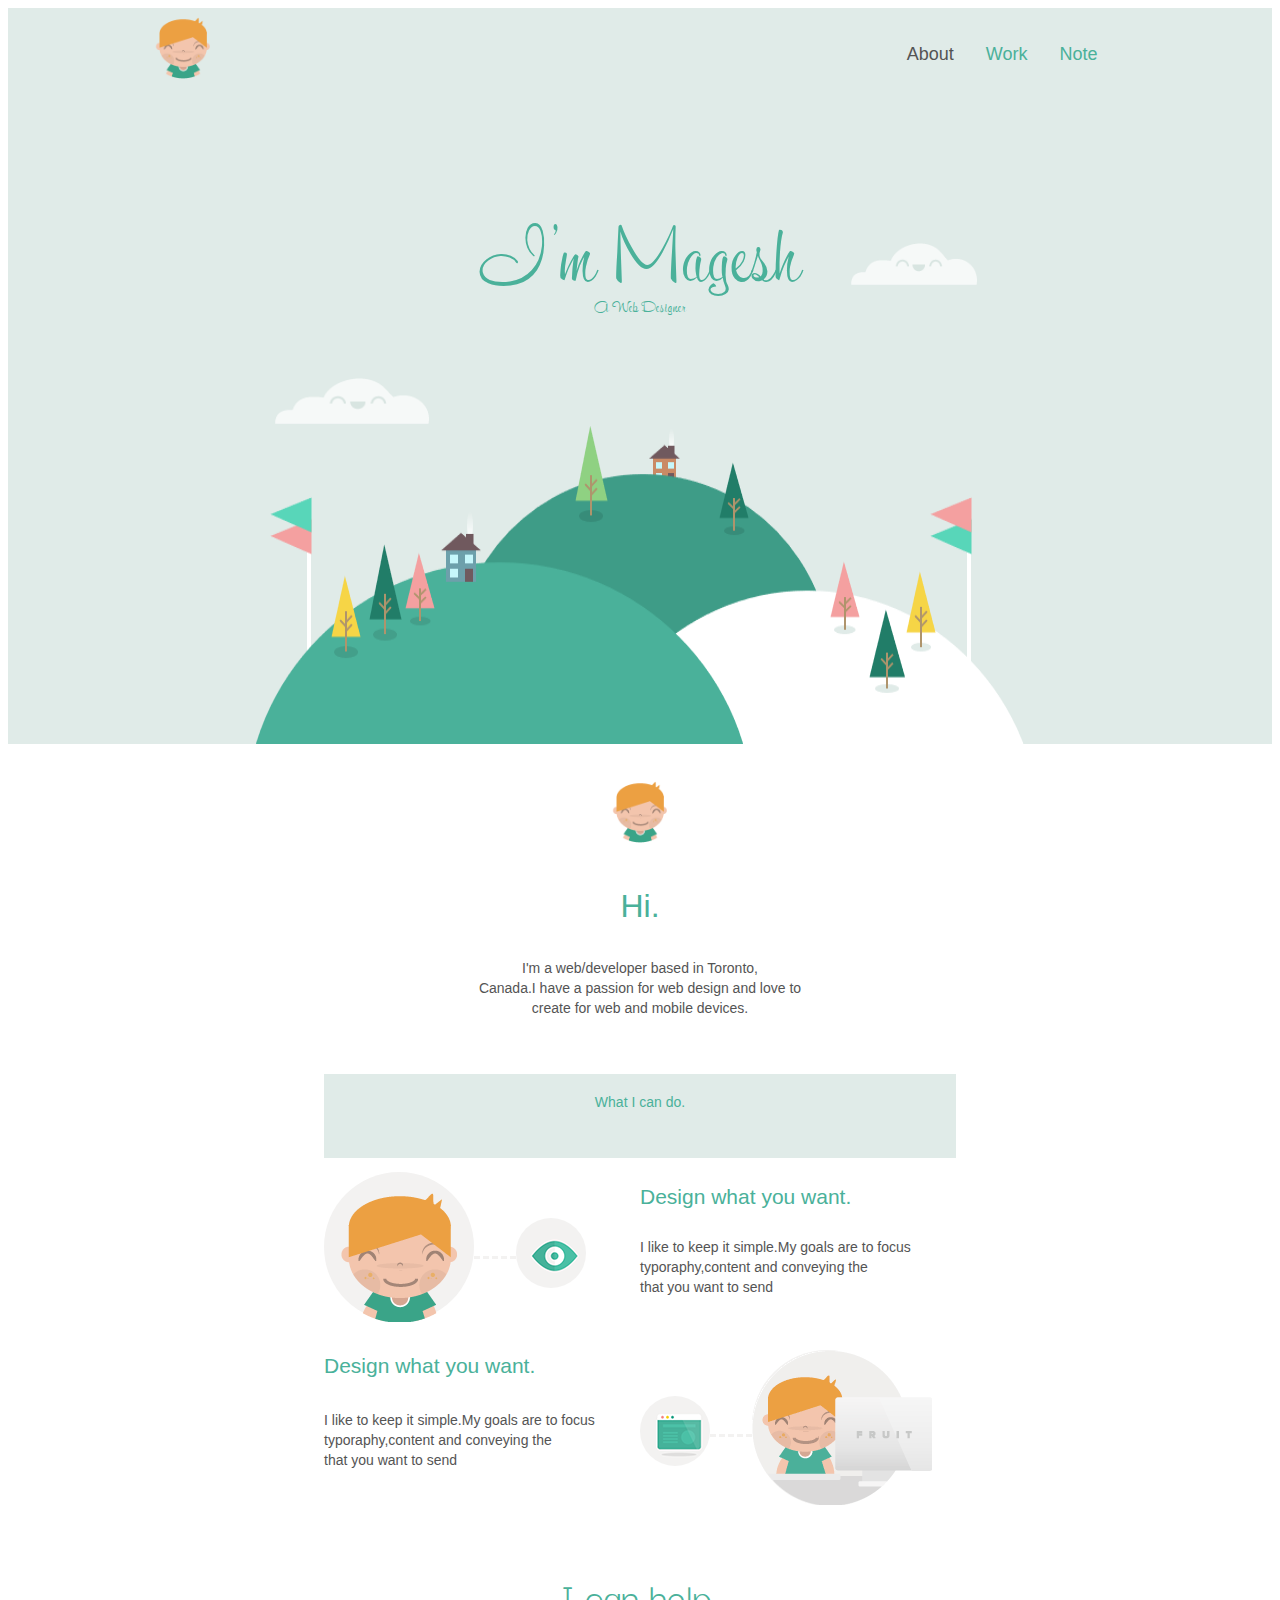
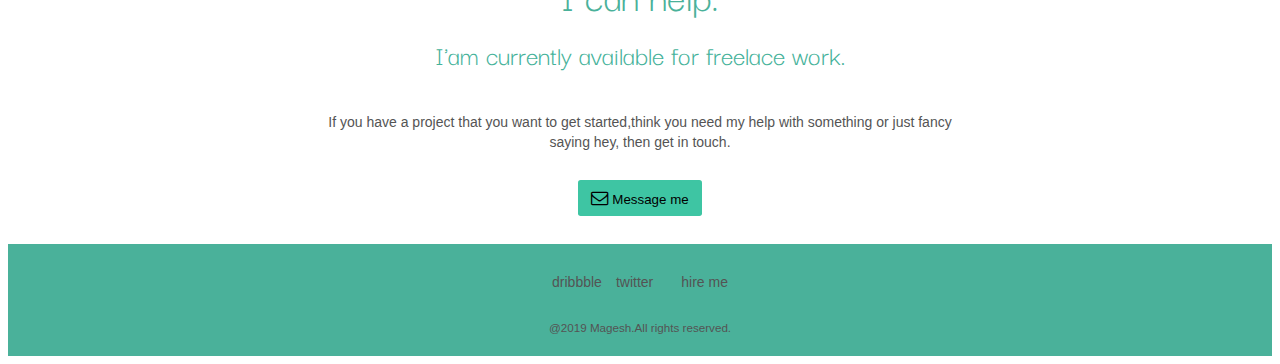
<file: index.html>
<!DOCTYPE html>
<html>
<head>
<title>Magesh Profile</title>
<link rel="stylesheet" type="text/css" href="sean.css">
<link rel="stylesheet" href="https://cdnjs.cloudflare.com/ajax/libs/font-awesome/4.7.0/css/font-awesome.min.css">
<link rel="stylesheet" href="https://cdnjs.cloudflare.com/ajax/libs/font-awesome/4.7.0/css/font-awesome.min.css">
<meta name="viewport" content="width=device-width, initial-scale=1.0">
</head>

<body>
<div class="header">
     <div id="headlogo">
          <img id="logo" src="Asset 2.png"> 
     </div>
     <div id="list">
             <ul id="ulist">
             <li id="liabt"><a style="color:#545454;" href="index.html">About</a></li>
             <li id="liwrk"><a  href="sean-work.html">Work</a></li>
             <li id="lint"><a href="sean-note.html">Note</a></li>
         </ul>
     </div>
</div>
<div class="container">
     <div id="litgreen">
         <div id="banner">
               <div id="cloud">
                   <div id="cloudcloud">
                   <img id="cloudlogo" src="Asset 1.png">
                   </div>
               </div>
               <div id="web">
                   <span id="am">I'm Magesh</span>
                   <span id="des">A Web Designer</span>
               </div>
               <div id="cloud2">
                    <img id="cloudlogo2" src="Asset 1.png">
               </div>
          </div>
          <div id="banner2">
                <img id="banimg" src="original.png">
          </div>
          <div id="sub-container">
               <div id="white-space1">

               </div>
               <div id="white-cont">
                    <div id="icon">
                          <img id="iconimg" src="Asset 2.png">
                    </div>
                    <div id="hi">
                        <span id="hii">Hi.</span>
                    </div>
                    <div id="txtplace">
                        <span>I'm a web/developer based in Toronto,<br>
                            Canada.I have a passion for web design and love to<br> 
                            create for web and mobile devices.
                        </span>
                    </div>
                    <div id="what">
                        <span id="what-i">What I can do.</span>
                    </div>
                    <div id="ps">
                        <div id="ps-logo">
                            <div id="logo-circle">
                                    <img id="logo-circle-img" src="Asset 2.png"> 
                            </div>
                            <div id="border-out-div">
                                    <div id="border-div"></div>
                            </div>
                            <div id="ani-out-div">
                                    <div id="animate-circle">
                                
                                        </div>
                            </div>
                            <!-- <img src="ps.png" style="width:21em; "> -->
                        </div>
                        <div id="des-txt">
                            <span id="hddesign">Design what you want.</span>
                            <span id="ps-txt">I like to keep it simple.My goals are to focus<br>
                            typoraphy,content and conveying the <br>
                             that you want to send </span>
                        </div>

                    </div>
                    <div id="ps2"> 
                       
                        <div id="ps-logo2">
                                <div id="ani-out-div2">
                                        <div id="animate-circle2">
                                    
                                            </div>
                                </div>
                                <div id="border-out-div2">
                                        <div id="border-div2"></div>
                                </div>
                                <div id="logo-circle2">
                                        <img id="logo-circle-img2" src="me-dev1.png"> 
                                </div>
                        </div>
                        <div id="des-txt2">
                                <span id="hddesign2">Design what you want.</span>
                                <span id="ps-txt2">I like to keep it simple.My goals are to focus<br>
                                typoraphy,content and conveying the<br>
                                that you want to send </span>
                            </div>
                    </div>
                    <div id="help">
                        <!-- <div id="blankspace1">
                            
                        </div> -->
                        <div id="can"> 
                            <span id="i-can">I can help.</span>
                            <span id="i-am">I'am currently available for freelace work.</span>   
                        </div>
                        <!-- <div id="blankspace2">

                        </div> -->
                    </div>
                    <!-- <div id="txtdiv"> -->
                        <!-- <div id="blankblank1">

                        </div> -->
                        <div id="txttyp">
                               <span>If you have a project that you want to get started,think you need my help
                            with something or just fancy saying hey, then get in touch.</span>
                        </div>
                        <!-- <div id="blankblank2">

                        </div> -->
                    <!-- </div> -->
                    
                    <div id="Message">
                        <button id="msgbut" ><i class="fa fa-envelope-o" style="font-size:1.3em">&nbsp</i>Message me</button>
                    </div>
                </div>
               <div id="white-space2">
                     
               </div>

          </div>
     </div>
</div>
<div class="footer">
         <div id="footli">
             <ul id="footulist" style="list-style-type: none;">
                 <li id="lili1">dribbble</li>
                 <li id="lili2">twitter</li>
                 <li id="lili3">hire me</li>
             </ul>
         </div>
         <div id="copyright">
             <small>@2019 Magesh.All rights reserved.</small>
        </div>
</div>

</body>
</html>
</file>
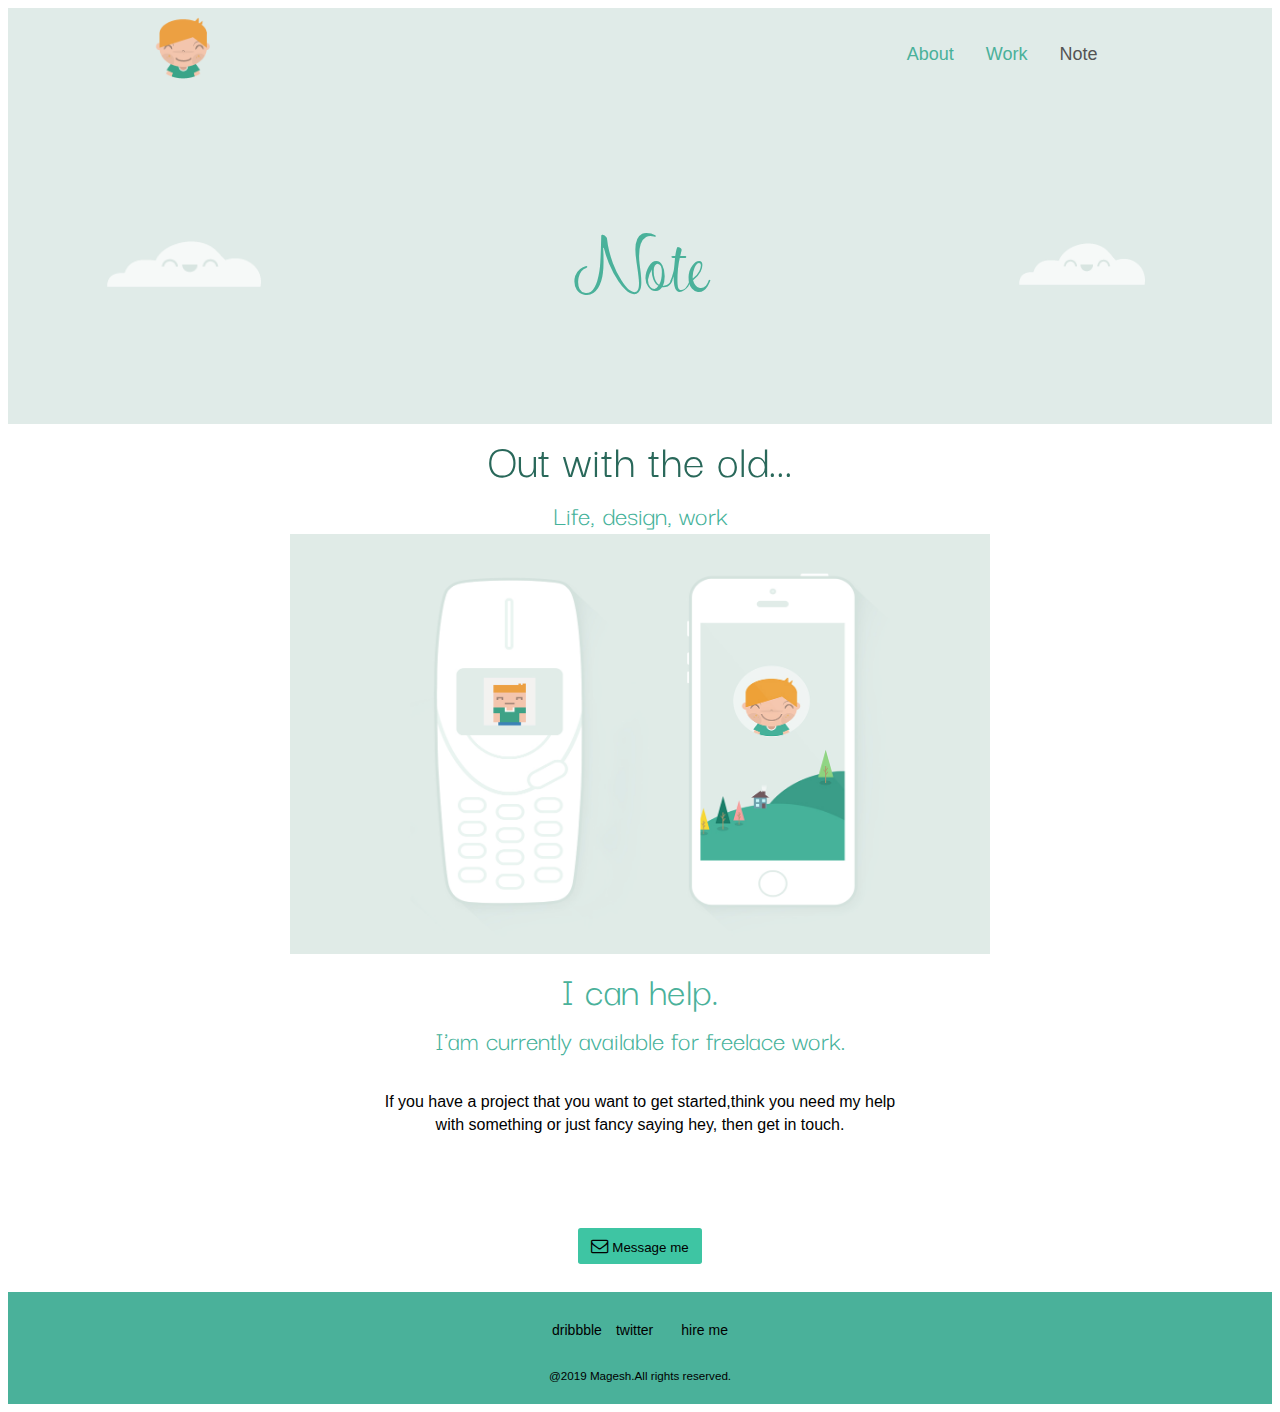
<file: sean-note.html>
<!DOCTYPE html>
<html>
<head>
<title>Sean work</title>
<link rel="stylesheet" type="text/css" href="sean-note.css">
<link rel="stylesheet" href="https://cdnjs.cloudflare.com/ajax/libs/font-awesome/4.7.0/css/font-awesome.min.css">
<link rel="stylesheet" href="https://cdnjs.cloudflare.com/ajax/libs/font-awesome/4.7.0/css/font-awesome.min.css">
<meta name="viewport" content="width=device-width, initial-scale=1.0">
</head>

<body>
<div class="header">
     <div id="headlogo">
          <img id="logo" src="Asset 2.png"> 
     </div>
     <div id="list">
             <ul id="ulist">
             <li id="liabt"><a href="index.html">About</a></li>
             <li id="liwrk"><a href="sean-work.html">Work</a></li>
             <li id="lint"><a style="color:#545454;" href="sean-note.html">Note</a></li>
         </ul>
     </div>
</div>

<div class="container">

    <div id="banner">
        <div id="cloud">
            
            <img id="cloudlogo" src="Asset 1.png">
           
        </div>
        <div id="web">
            <span id="am">Note</span>
            
        </div>
        <div id="cloud2">
             <img id="cloudlogo2" src="Asset 1.png">
        </div>
   </div>
   <div id="main-container">
<div id="white-space"></div>   
<div id="center-space">
<div id="out-with">
     <span id="out">Out with the old...</span>
     <span id="life">Life, design, work</span>
</div>
<div id="ph-img">
    <img id="ph" src="phone.png">
</div>
<div id="txt-cont">

</div>
</div>
<div id="white-space2"></div>   
</div>
<div id="can-cont">
        <div id="white-can"></div>
        <div id="can-div">
                <div id="can"> 
                        <span id="i-can">I can help.</span>
                        <span id="i-am">I'am currently available for freelace work.</span>   
                    </div>
                    <div id="txttyp">
                            <span>If you have a project that you want to get started,think you need my help
                         with something or just fancy saying hey, then get in touch.</span>
                     </div>
                     <div id="Message">
                            <button id="msgbut" ><i class="fa fa-envelope-o" style="font-size:1.3em">&nbsp</i>Message me</button>
                        </div>
                
        </div>
        <div id="white-can2"></div>
    
    </div>
    
    <div class="footer">
        <div id="footli">
            <ul id="footulist" style="list-style-type: none;">
                <li id="lili1">dribbble</li>
                <li id="lili2">twitter</li>
                <li id="lili3">hire me</li>
            </ul>
        </div>
        <div id="copyright">
            <small>@2019 Magesh.All rights reserved.</small>
       </div>
    </div>
    



</body>
</html>
</file>
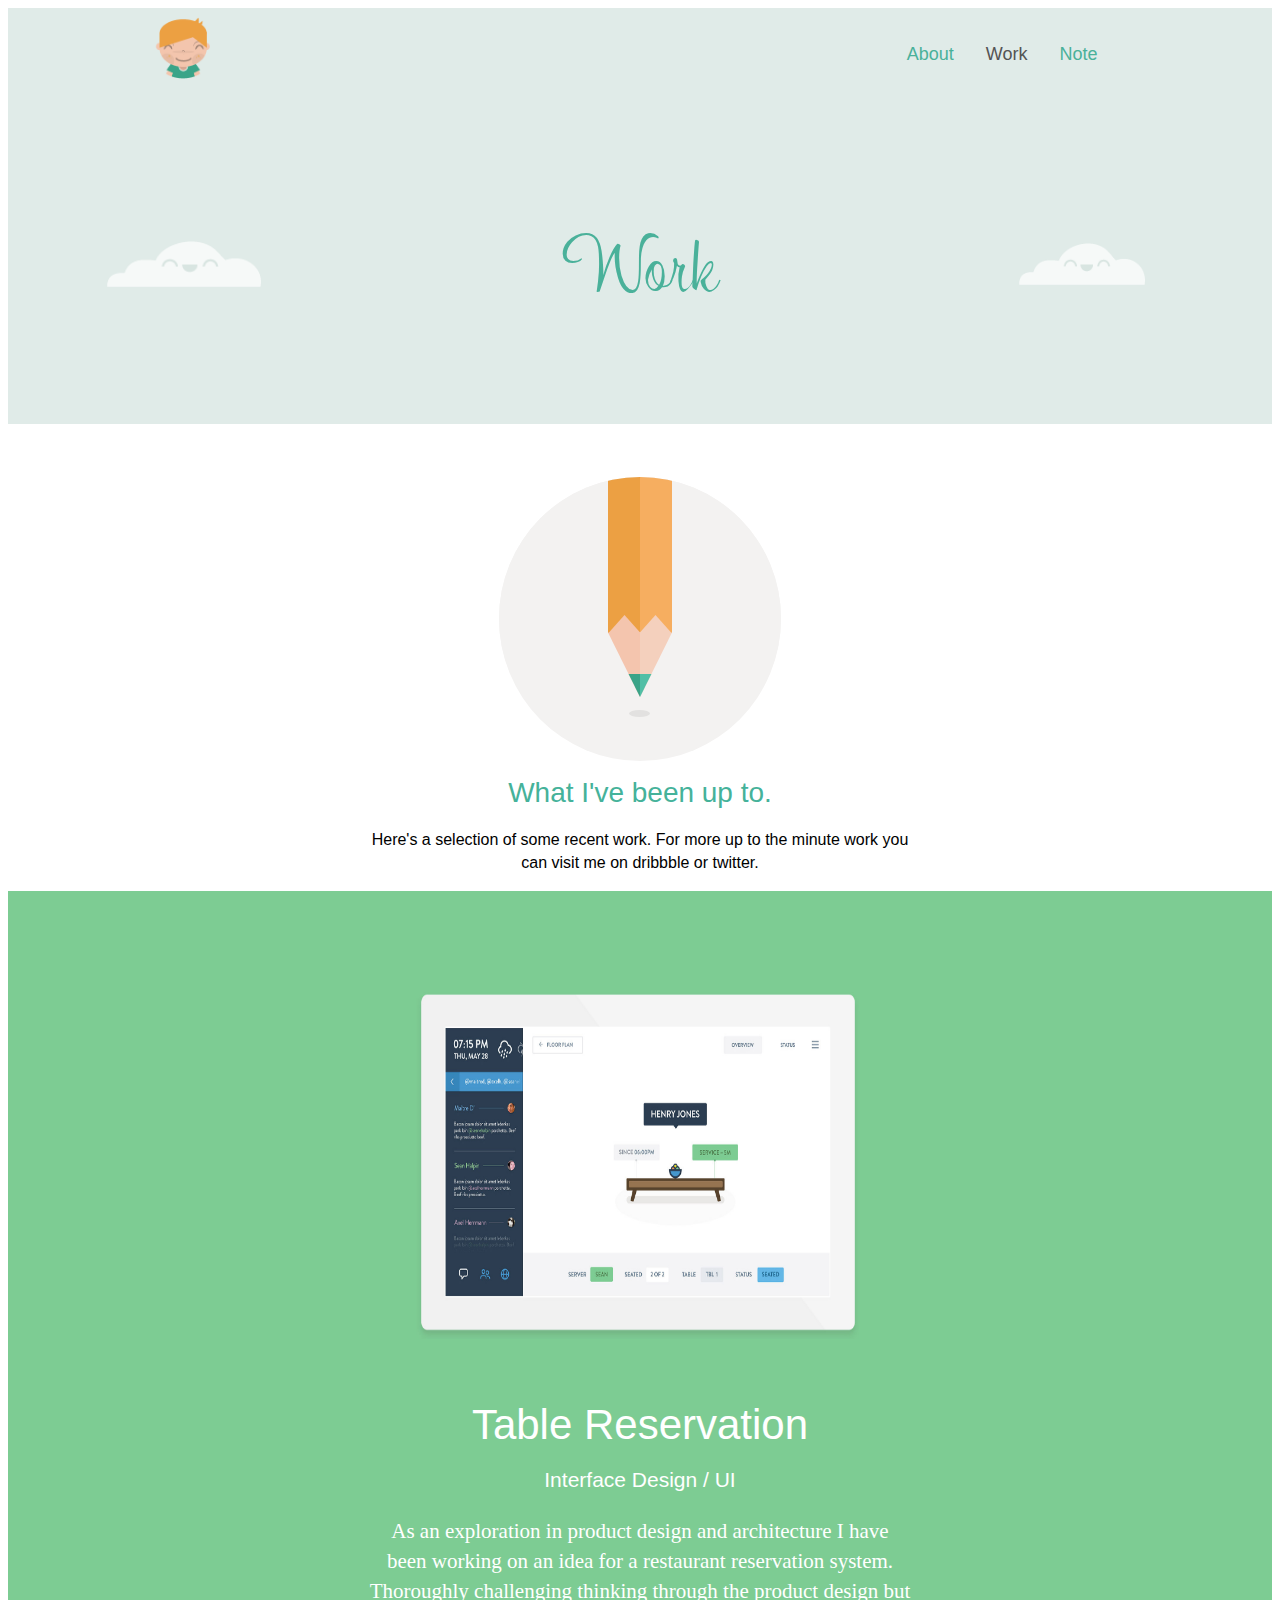
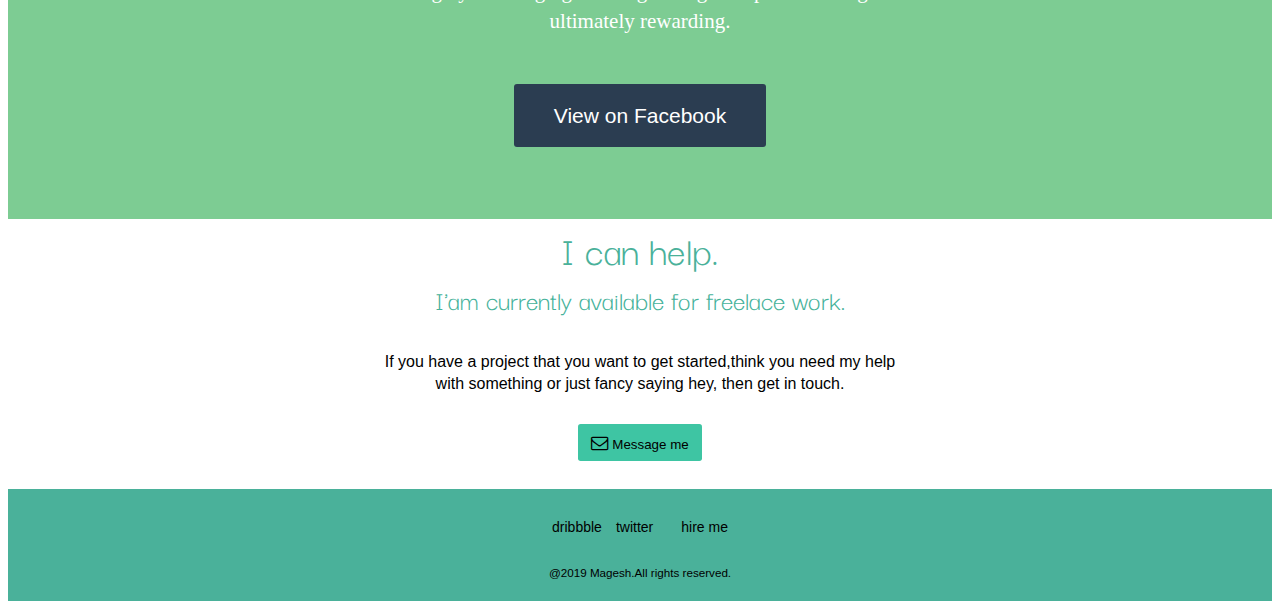
<file: sean-work.html>
<!DOCTYPE html>
<html>
<head>
<title>Sean work</title>
<link rel="stylesheet" type="text/css" href="sean-work.css">
<link rel="stylesheet" href="https://cdnjs.cloudflare.com/ajax/libs/font-awesome/4.7.0/css/font-awesome.min.css">
<link rel="stylesheet" href="https://cdnjs.cloudflare.com/ajax/libs/font-awesome/4.7.0/css/font-awesome.min.css">
<meta name="viewport" content="width=device-width, initial-scale=1.0">
</head>

<body>
<div class="header">
     <div id="headlogo">
          <img id="logo" src="Asset 2.png"> 
     </div>
     <div id="list">
             <ul id="ulist">
             <li id="liabt"><a  href="index.html">About</a></li>
             <li id="liwrk"><a style="color:#545454;" href="sean-work.html">Work</a></li>
             <li id="lint"><a href="sean-note.html">Note</a></li>
         </ul>
     </div>
</div>

<div class="container">

    <div id="banner">
        <div id="cloud">
            
            <img id="cloudlogo" src="Asset 1.png">
           
        </div>
        <div id="web">
            <span id="am">Work</span>
            
        </div>
        <div id="cloud2">
             <img id="cloudlogo2" src="Asset 1.png">
        </div>
   </div>
   <div id="pencil-banner">
       <div id="pencil-white">

       </div>
       <div id="pencil-cont">
           <div id="circle-pencil-div">
                <img src="pencil.svg">
           </div>
           <span id="pencil-txt">What I've been up to.</span>
           <p id="pencil-para">Here's a selection of some recent work. For more up to the minute work you can visit me on dribbble or twitter.</p>
       </div>
       <div id="pencil-white2">
       </div>
    </div>
</div>

<div id="work-table">
    <div id="green-empty"></div>
    <div id="green-table">
        <div id="pic-frame">
            <img id="frame-img" src="rest-tablet.jpg">
        </div>
        <div id="table-reservation">
            <span id="res-title">Table Reservation</span>
            <span id="interface">Interface Design / UI</span>
            <span id="res-txt">As an exploration in product design and architecture I have been working on an idea for a restaurant reservation system. Thoroughly challenging thinking through the product design but ultimately rewarding. </span>
            <button id="view">View on Facebook</button>
        </div>

    </div>
    <div id="green-empty2"></div>

</div>


<div id="can-cont">
    <div id="white-can"></div>
    <div id="can-div">
            <div id="can"> 
                    <span id="i-can">I can help.</span>
                    <span id="i-am">I'am currently available for freelace work.</span>   
                </div>
                <div id="txttyp">
                        <span>If you have a project that you want to get started,think you need my help
                     with something or just fancy saying hey, then get in touch.</span>
                 </div>
                 <div id="Message">
                        <button id="msgbut" ><i class="fa fa-envelope-o" style="font-size:1.3em">&nbsp</i>Message me</button>
                    </div>
            
    </div>
    <div id="white-can2"></div>

</div>

<div class="footer">
    <div id="footli">
        <ul id="footulist" style="list-style-type: none;">
            <li id="lili1">dribbble</li>
            <li id="lili2">twitter</li>
            <li id="lili3">hire me</li>
        </ul>
    </div>
    <div id="copyright">
        <small>@2019 Magesh.All rights reserved.</small>
   </div>
</div>


</body>
</html>
</file>
<file: sean.css>
body {
    font-family: brandon-grotesque,HelveticaNeue-Light,"Helvetica Neue Light","Helvetica Neue",Helvetica,Arial,"Lucida Grande",sans-serif;
    font-size: 14px;
    line-height: 1.42857143;
    color: #545454;
    
}


.header{
    display: flex;
    flex-wrap: wrap;
    width: 100%;
    height: 6rem;
    flex-direction: row;
    background-color: #E0EBE8;
}
#headlogo{
    display: flex;
    flex-wrap: wrap;
    flex:2;
    height: 6rem;
    background-color:#E0EBE8;
}
#logo{
    margin-left:10em; 
    width: 5em;
    height: 6em;
}

#list{
    display: flex;
    flex-wrap: wrap;
    margin: auto;
    flex:1;
    height: 6rem;
    background-color: #E0EBE8;
}
#ulist{
    list-style-type: none;
    /* padding: 1em; */
    font-size: large;
    text-decoration: none;
}
#liabt{
    color:#4ab19a;
    float: left;
    padding:1rem; 
    text-decoration: none;
}
#liwrk{
    color:#4ab19a;
    float: left;
    padding:1rem; 
    text-decoration: none;
}
#lint{
    color:#4ab19a;
    float: left;
    padding:1rem; 
    text-decoration: none;
}
a{
    color:#4ab19a;
    text-decoration: none; 
}
a:hover,a:active{
    color:#545454;
}
#liabt:hover{
    color:#545454;
}

#liwrk:hover{
    color:#545454;
}

#lint:hover{
    color:#545454;
}
.container{
    display: flex;
    flex-wrap: wrap;
    width: 100%;
    /* height: 108rem; */
    /* background-color: gray; */
    flex-direction: column;
}
#litgreen{
    display: flex;
    width: 100%;
    flex-wrap: wrap;
    background-color: E0EBE8;
    flex-direction: column;
}
#banner{
    display: flex;
    width: 100%;
    background-color:#E0EBE8;
    height: 20rem;
    flex-wrap: wrap;
}
#cloud{
    display: flex;
    flex:3;
    background-color:#E0EBE8;
    flex-direction: column-reverse;
    flex-wrap: wrap;
}
#cloudcloud{
    display: flex;
    flex-direction: row-reverse;
    flex-wrap: wrap;
}
#cloudlogo{
    width: 11em;
}
#cloudlogo2{
    width: 9em;
    height: 3em;
}
#web{
    display: flex;
    flex:3;
    background-color:#E0EBE8;
    flex-direction: column;
    justify-content: center;
    flex-wrap: wrap;
}
@font-face {
    font-family: myFirstFont;
    src: url(khongfont.ttf);
  }
  
#am{
    text-align: center; 
    font: 5em sans-serif;
    font-family: myFirstFont; 
    color:#4ab19a;
}
#des{
    text-align: center;
    font-family: myFirstFont; 
    color:#4ab19a;
}
#cloud2{
    display: flex;
    flex: 3;
    background-color: #E0EBE8;
    margin: auto;
    flex-wrap: wrap;
}
#banner2{
    display: flex;
    width: 100%;
    background-color:#E0EBE8;
    height: 20rem;
    justify-content: center;
    flex-wrap: wrap;
}
#blank1{
    display: flex;
    flex:1;
    background-color: #E3ECE4;
}
#bimg{
    display: flex;
    flex-wrap: wrap;
    flex:4;
}
#blank2{
    display: flex;
    flex-wrap: wrap;
    flex:1;
    background-color: #E3ECE4;
}
#sub-container{
    display: flex;
    flex-direction: row;
    background-color: aqua;
    width: 100%;
    /* height: 68rem; */
}
#white-space1{
    display: flex;
    flex-wrap: wrap;
    flex:2;
    background-color: white;
}
#white-cont{
    display: flex;
    flex:4;
    flex-wrap: wrap;
    background-color: white;
    flex-direction:column;
    
}
#icon{
    padding: 2em; 
    display: flex;
    flex-wrap: wrap;
    justify-content: center;
    text-align: center;
    background-color: white;
}
#iconimg{
    width: 5em;
    height: 6em;

}
#what{
    background-color: #E0EBE8;
    height: 4em;
    padding-bottom:2em; 
    text-align: center;
}
#hi{
    padding-bottom:2em; 
    display: flex;
    flex-wrap: wrap;
    justify-content: center;
    text-align: center;
    background-color: white;
}
#hii{
    color:#4ab19a;
    font-size: xx-large;
}
#txtplace{
    padding-bottom: 4em;
    display: flex;
    flex-wrap: wrap;
    justify-content: center;
    text-align: center;
    background-color: white;
}
#what-i{
    margin: auto;
    line-height: 4;
    padding-bottom:4em; 
    text-align: center;
    color:#4ab19a;
}
#ps{
    display: flex;
    flex-wrap: wrap;
    flex-direction: row;
}

#ps-logo{
    display: flex;
    flex-wrap: wrap;
    flex: 3;
    background-color: white;
    padding-top: 1em;

}
#logo-circle{
    /* border: 0.1em solid black; */
    display: flex;
    flex-wrap: wrap;
    width: 150px;
    height: 150px;
    border-radius: 50%;
    background-color: #f3f2f1;
    /* background-image: url(Asset 2.png); */
}
#border-out-div{
    display: flex;
    flex-wrap: wrap;
    padding-top: 6em;
}
#border-div{
    display: flex;
    flex-wrap: wrap;
    width: 3em;
    border-bottom: 3px dashed #f3f2f1;
    height: 0;
}
#ani-out-div {
    display: flex;
    flex-wrap: wrap;
    padding-top: 46px;
    height: 0em;
}
#animate-circle{
    display: flex;
    flex-wrap: wrap;
    width: 70px;
    height: 70px;
    border-radius: 50%;
    background-color: #f3f2f1;
    background-image: url(design-icons-vert.png);
    animation-name: animation;
    animation-duration: 15s;
    animation-iteration-count: infinite;
    transition-timing-function: cubic-bezier(1,1,1,1);

    
}
@keyframes animation {
    0% {
        background-position: -3px 0;
     }
     5% {
        background-position: -3px 78px;
     }
     35% {
        background-position: -3px 78px;
     }
     40% {
        background-position: -3px 154px;
     }
     68% {
        background-position: -3px 154px;
     }
     73% {
        background-position: -3px 231px;
     }
     100% {
        background-position: -3px 231px;
      }
  }
#des-txt{
    display: flex;
    flex-wrap: wrap;
    flex:3;
    background-color: white;
    flex-direction: column;
    justify-content: space-evenly;
}
#hddesign{
    font-size: 1.5em;
    color:#4ab19a;
   
}

#ps2{
    display: flex;
    flex-wrap: wrap;
    flex-direction: row-reverse;
}
#ps-logo2{
    display: flex;
    flex-wrap: wrap;
    flex: 1;
    background-color: white;
    padding-top: 2em;
}
#logo-circle2{
    /* border: 0.1em solid black; */
    display: flex;
    flex-wrap: wrap;
    width: 150px;
    height: 150px;
    border-radius: 50%;
    background-color: #f3f2f1;
    /* background-image: url(Asset 2.png); */
}
#border-out-div2{
    display: flex;
    flex-wrap: wrap;
    padding-top: 6em;
}
#border-div2{
    display: flex;
    flex-wrap: wrap;
    width: 3em;
    border-bottom: 3px dashed #f3f2f1;
    height: 0;
}
#ani-out-div2 {
    display: flex;
    flex-wrap: wrap;
    padding-top: 46px;
    height: 0em;
}
#animate-circle2{
    display: flex;
    flex-wrap: wrap;
    width: 70px;
    height: 70px;
    border-radius: 50%;
    background-color: #f3f2f1;
    background-image: url(dev-icons-vert.png);
    animation-name: animation2;
    animation-duration: 15s;
    animation-iteration-count: infinite;
    transition-timing-function: cubic-bezier(1,1,1,1);

}

@keyframes animation2 {
    0% {
        background-position: -3px 0;
     }
     5% {
        background-position: -3px 78px;
     }
     35% {
        background-position: -3px 78px;
     }
     40% {
        background-position: -3px 154px;
     }
     68% {
        background-position: -3px 154px;
     }
     73% {
        background-position: -3px 231px;
     }
     100% {
        background-position: -3px 231px;
    }
}
#des-txt2{
    display: flex;
    flex-wrap: wrap;
    flex:1;
    background-color:white;
    flex-direction: column;
    justify-content: space-evenly;
}
#hddesign2{
    font-size: 1.5em;
    color:#4ab19a;

}
#help{
    display: flex;
    flex-wrap: wrap;
    flex-direction: row;
    height: 8rem;
    padding-top: 4em;
}
/* #blankspace1{
    display: flex;
    flex-wrap: wrap;
    flex: 1;
    background-color: white;
} */
#can{
    display: flex;
    flex-wrap: wrap;
    flex: 5;
    flex-direction: column;
    justify-content: space-evenly;
    /* background-color: #E0EBE8; */
}@font-face {
    font-family: my;
    src: url(DarkerGrotesque-Regular.ttf);
  }
#i-can{
    text-align: center;
    font-size: 3em;
    color:#4ab19a;
    font-family: my;
}
#i-am{
    text-align: center;
    color:#45b29a;
    font-size: 2em;
    font-family: my;
}
/* #blankspace2{
    display: flex;
    flex-wrap: wrap;
    flex: 1;
    background-color: white;
} */
#txtdiv{
    
    flex-direction: row;
    display: flex;
    flex-wrap: wrap;
}
/* #blankblank1{
    display: flex;
    flex-wrap: wrap;
    flex: 1;
    background-color: white;
} */
#txttyp{
    display: flex;
    flex-wrap: wrap;
    flex: 5;
    text-align: center;
    padding-top: 2em;
    
}
/* #blankblank2{
    display: flex;
    flex-wrap: wrap;
    flex: 1;
    background-color: white;
} */
#Message{
    margin: auto;
    margin-top: 2em;
}
#msgbut{
    padding: 0.7em 1em;
    background-color: #3EC5A3;
    border: none;
    border-radius: 0.2em;
}
#white-space2{
    display: flex;
    flex-wrap: wrap;
    flex:2;
    background-color: white;
}
.footer{
    display: flex;
    flex-wrap: wrap;
    width: 100%;
    height: 7rem;
    flex-direction: column;
    background-color:#4ab19a;
    margin-top: 2em;
    text-align: center;
    
}
#footli{
    justify-content: center;
    display: flex;
    flex-wrap: wrap;
}
#copyright{
    display: flex;
    flex-wrap: wrap;
    justify-content: center;
}
#footulist{
    padding: 2em;
    margin: auto;
}
#lili1{
    padding-right: 1em;
    float: left;
}
#lili2{
    padding-right: 1em;
    float: left;
}
#lili3{
    padding-left: 1em;
    float: left;
}

@media only screen and (max-width: 410px){
    #cloudlogo {
        width: 5em;
        
    }

    #cloudlogo2 {
        width: 5em;
        height: 2em;
    }
}


@media only screen and (max-width: 1090px){
    #ps{
        display: unset;
        margin: auto;
    }
    #ps2{
        display: unset;
        margin: auto;
    }
} 
@media only screen and (max-width: 550px){
    #white-space1{
        flex:1;
    }
    #white-space2{
        flex:1;
    }
}

@media only screen and (max-width: 410px){
    #white-space1{
        flex:0;
    }
    #white-space2{
        flex:0;
    }
}



@media only screen and (max-width: 810px){
    #headlogo{
        flex:2;
    }
    #logo{
       margin-left:1em;
    }
    #list{
       flex:2;
    }
}


@media only screen and (max-width: 550px){
    #headlogo{
        flex:1;
    }
}
@media only screen and (max-width: 410px){
    #headlogo{
        flex:1;
    }
    #list {
        flex: 4;
    }
   
 }

   @media only screen and (max-width: 300px) {
    #lili1{
        padding-right: 0em;
    }
    #lili2{
        padding-right: 0em;
    }
    #lili3{
        padding-left: 0em;
    }
}

@media only screen and (max-width: 600px){
      #list{
          flex:2;
      }
    #am{
        font: 2em sans-serif;
    font-family: myFirstFont;
    }
    #des {
        text-align: center;
        font-family: myFirstFont;
        font-size: xx-small;
        
    }
    #banner{
        height: 10rem;
    }

    #banimg{
        width:300px;
        height: 200px;
    }
    #banner2{
        height: 12rem;
    }
}
</file>
<file: sean-note.css>
body {
    font-family: brandon-grotesque,HelveticaNeue-Light,"Helvetica Neue Light","Helvetica Neue",Helvetica,Arial,"Lucida Grande",sans-serif;
    font-size: 14px;
    line-height: 1.42857143;
    /* color: #545454; */
    
}


.header{
    display: flex;
    flex-wrap: wrap;
    width: 100%;
    height: 6rem;
    flex-direction: row;
    background-color: #E0EBE8;
}
#headlogo{
    display: flex;
    flex-wrap: wrap;
    flex:2;
    height: 6rem;
    background-color:#E0EBE8;
}
#logo{
    margin-left:10em; 
    width: 5em;
    height: 6em;
}

#list{
    display: flex;
    flex-wrap: wrap;
    margin: auto;
    flex:1;
    height: 6rem;
    background-color: #E0EBE8;
}
#ulist{
    list-style-type: none;
    /* padding: 1em; */
    font-size: large;
    text-decoration: none;
}

#liabt{
    color:#4ab19a;
    float: left;
    padding:1rem; 
    text-decoration: none;
}
#liwrk{
    color:#4ab19a;
    float: left;
    padding:1rem; 
    text-decoration: none;
}
#lint{
    color:#4ab19a;
    float: left;
    padding:1rem;
    text-decoration: none; 

}
a{
    color:#4ab19a;
    text-decoration: none; 
}
a:hover,a:active{
    color:#545454;
}
#liabt:hover{
    color:#545454;
}

#liwrk:hover{
    color:#545454;
}

#lint:hover{
    color:#545454;
}
.container{
    display: flex;
    flex-wrap: wrap;
    width: 100%;
    /* height: 108rem; */
    /* background-color: gray; */
    flex-direction: column;
}

#banner{
    display: flex;
    width: 100%;
    background-color:#E0EBE8;
    height: 20rem;
    flex-wrap: wrap;
}

#cloud{
    display: flex;
    flex:1;
    background-color:#E0EBE8;
    margin: auto;
    flex-wrap: wrap;
    flex-direction: row-reverse;
}

#cloudlogo{
    width: 11em;
}
#cloudlogo2{
    width: 9em;
    height: 3em;
}
#web{
    display: flex;
    flex:3;
    background-color:#E0EBE8;
    flex-direction: column;
    justify-content: center;
    flex-wrap: wrap;
}
@font-face {
    font-family: myFirstFont;
    src: url(khongfont.ttf);
  }
  #am{
    text-align: center; 
    font: 5em sans-serif;
    font-family: myFirstFont; 
    color:#4ab19a;
}

#cloud2{
    display: flex;
    flex: 1;
    background-color: #E0EBE8;
    margin: auto;
    flex-wrap: wrap;
}

#can-cont{
    display: flex;
    flex-direction: row;
}
#white-can{
    display: flex;
    flex-wrap: wrap;
    flex: 2;
}
#can-div{
    display: flex;
    
    flex: 3;
    flex-direction: column;
}
#main-container{
    display: flex;
    flex-direction: row;
}
#white-space{
    display: flex;
    flex: 1;
}
#center-space{
    display: flex;
    flex-direction: column;
    flex: 3;
}
#out-with{
    display: flex;
    flex-direction: column;
}
@font-face {
    font-family: my;
    src: url(DarkerGrotesque-Regular.ttf);
  }
#out{
    font-size: 3.5em;
    text-align: center;
    color: #29685a;
    font-family: my;
}


#life{
    font-size: 2em;
    text-align: center;
    color: #45b29a;
    font-family: my;
}
#ph{
    width: 50em;
    
    height: 30em;
}

#ph-img{
    margin: auto;
}
#white-space2{
    display: flex;
    flex: 1;
}
#can{
    display: flex;
    flex-wrap: wrap;
    
    flex-direction: column;
    justify-content: space-evenly;
    /* background-color: #E0EBE8; */
}
@font-face {
    font-family: my;
    src: url(DarkerGrotesque-Regular.ttf);
  }
#i-can{
    text-align: center;
    font-size: 3em;
    color:#4ab19a;
    font-family: my;
}
#i-am{
    text-align: center;
    color:#45b29a;
    font-size: 2em;
    font-family: my;
}
#txttyp{
    display: flex;
    flex-wrap: wrap;
    flex: 5;
    text-align: center;
    font-size: medium;
    padding-top: 2em;
}

#Message{
    margin: auto;
    margin-top: 2em;
}
#msgbut{
    padding: 0.7em 1em;
    background-color: #3EC5A3;
    border: none;
    border-radius: 0.2em;
}
#white-can2{
    display: flex;  
    flex-wrap: wrap;
    flex: 2;
}


.footer{
    display: flex;
    flex-wrap: wrap;
    width: 100%;
    height: 7rem;
    flex-direction: column;
    background-color:#4ab19a;
    margin-top: 2em;
    text-align: center;
    
}
#footli{
    justify-content: center;
    display: flex;
    flex-wrap: wrap;
}
#copyright{
    display: flex;
    flex-wrap: wrap;
    justify-content: center;
}
#footulist{
    padding: 2em;
    margin: auto;
}
#lili1{
    padding-right: 1em;
    float: left;
}
#lili2{
    padding-right: 1em;
    float: left;
}
#lili3{
    padding-left: 1em;
    float: left;
}


@media only screen and (max-width: 810px){
    #headlogo{
        flex:2;
    }
    #logo{
       margin-left:1em;
    }
    #list{
       flex:2;
    }
}
@media only screen and (max-width: 810px){
    #list{
        flex:6;
     }
}
@media only screen and (max-width: 550px){
    #frame-img {
        width: 21em;
        height: 12em;
    }
}

@media only screen and (max-width: 550px){
    #cloudlogo {
        width: 6em;
    }

    #cloudlogo2 {
        width: 6em;
        height: 2em;
    }
}
@media only screen and (max-width: 390px){
    #ulist{
        font-size: 11px;
    }
}
@media only screen and (max-width: 360px){
    #am{
        font: 3em sans-serif;
        font-family: myFirstFont;
    }
}

@media only screen and (max-width: 800px){
    #ph {
        width: 29em;
        height: 19em;
    
    }
}

@media only screen and (max-width: 480px){
    #ph {

        width: 19em;
        height: 13em;
    
    }
    #out{
        font-size: 2.2em;
    }
    #life{
        font-size: 1.5em;
    }
}
</file>
<file: sean-work.css>
body {
    font-family: brandon-grotesque,HelveticaNeue-Light,"Helvetica Neue Light","Helvetica Neue",Helvetica,Arial,"Lucida Grande",sans-serif;
    font-size: 14px;
    line-height: 1.42857143;
    /* color: #545454; */
    
}


.header{
    display: flex;
    flex-wrap: wrap;
    width: 100%;
    height: 6rem;
    flex-direction: row;
    background-color: #E0EBE8;
}
#headlogo{
    display: flex;
    flex-wrap: wrap;
    flex:2;
    height: 6rem;
    background-color:#E0EBE8;
}
#logo{
    margin-left:10em; 
    width: 5em;
    height: 6em;
}

#list{
    display: flex;
    flex-wrap: wrap;
    margin: auto;
    flex:1;
    height: 6rem;
    background-color: #E0EBE8;
}
#ulist{
    list-style-type: none;
    /* padding: 1em; */
    font-size: large;
    text-decoration: none;
}

#liabt{
    color:#4ab19a;
    float: left;
    padding:1rem; 
    text-decoration: none;
}
#liwrk{
    color:#4ab19a;
    float: left;
    padding:1rem; 
    text-decoration: none;
}
#lint{
    color:#4ab19a;
    float: left;
    padding:1rem;
    text-decoration: none; 

}
a{
    color:#4ab19a;
    text-decoration: none; 
}
a:hover,a:active{
    color:#545454;
}
#liabt:hover{
    color:#545454;
}

#liwrk:hover{
    color:#545454;
}

#lint:hover{
    color:#545454;
}
.container{
    display: flex;
    flex-wrap: wrap;
    width: 100%;
    /* height: 108rem; */
    background-color: gray;
    flex-direction: column;
}

#banner{
    display: flex;
    width: 100%;
    background-color:#E0EBE8;
    height: 20rem;
    flex-wrap: wrap;
}

#cloud{
    display: flex;
    flex:1;
    background-color:#E0EBE8;
    margin: auto;
    flex-wrap: wrap;
    flex-direction: row-reverse;
}

#cloudlogo{
    width: 11em;
}
#cloudlogo2{
    width: 9em;
    height: 3em;
}
#web{
    display: flex;
    flex:3;
    background-color:#E0EBE8;
    flex-direction: column;
    justify-content: center;
    flex-wrap: wrap;
}
@font-face {
    font-family: myFirstFont;
    src: url(khongfont.ttf);
  }
  #am{
    text-align: center; 
    font: 5em sans-serif;
    font-family: myFirstFont; 
    color:#4ab19a;
}

#cloud2{
    display: flex;
    flex: 1;
    background-color: #E0EBE8;
    margin: auto;
    flex-wrap: wrap;
}

#pencil-banner{
     display: flex;
     padding-top: 3em;
     text-align: center;
     background: white;
}
#pencil-white{
    background-color: white;
    display: flex;
    flex: 2;
}
#pencil-cont{
    display: flex;
    flex: 3;
    flex-direction: column;
}
#circle-pencil-div{
    display: flex;
    flex-wrap: wrap;
   
    border-radius: 50%;
    background-color: #f3f2f1;
    margin: auto;
}
#pencil-txt {
    font-size: 2em;
    color: #45b29a;
}
#pencil-para{
    font-size: medium;
}
#pencil-white2{
    display: flex;
    flex: 2;
    background-color: white;
}

#work-table{
    display: flex;
    background-color:#7dcc93;
    flex-direction: row;
    height: 58rem;
    
}
#green-empty{
    display: flex;
    flex-wrap: wrap;
    flex: 2;
}
#green-table{
    display: flex;
    flex-wrap: wrap;
    flex: 3;
    flex-direction: column;
    padding-top: 7em;
}
#pic-frame{
    display: flex;
    flex-wrap: wrap;
    background-color: #7dcc93;
    
    
}
#frame-img{
    width: 38em;
    height: 25em;
    margin: auto;
}
#table-reservation{
    display: flex;
    flex-wrap: wrap;
    flex-direction: column;
    text-align: center;
    padding-top: 4em;
}
#res-title{
    font-size: 3em;
    color: #fff;
}
#interface{
    font-size: 1.5em;
    color: #fff;  
    padding-top: 0.5em;
}
#res-txt{
    font-size: 1.5em;
    color: #fff;  
    padding-bottom: 1em;
    font-family: adobe-garamond-pro;
    padding-top: 1em;
    padding-bottom: 2.3em;

}
#view {
    width: 12em;
    height: 3em;
    font-size: 1.5em;
    /* font-family: brandon-grotesque; */
    margin: auto;
    background-color: #2b3d51;
    border: none;
    color: white;
    border-radius: 3px;
}
#view:hover {
    background: #192430;
}
#green-empty2{
    display: flex;
    flex-wrap: wrap;
    flex: 2;
}
#can-cont{
    display: flex;
    flex-direction: row;
}
#white-can{
    display: flex;
    flex-wrap: wrap;
    flex: 2;
}
#can-div{
    display: flex;
    
    flex: 3;
    flex-direction: column;
}

#can{
    display: flex;
    flex-wrap: wrap;
    
    flex-direction: column;
    justify-content: space-evenly;
    /* background-color: #E0EBE8; */
}
@font-face {
    font-family: my;
    src: url(DarkerGrotesque-Regular.ttf);
  }
#i-can{
    text-align: center;
    font-size: 3em;
    color:#4ab19a;
    font-family: my;
}
#i-am{
    text-align: center;
    color:#45b29a;
    font-size: 2em;
    font-family: my;
}
#txttyp{
    display: flex;
    flex-wrap: wrap;
    flex: 5;
    text-align: center;
    font-size: medium;
    padding-top: 2em;
}

#Message{
    margin: auto;
    margin-top: 2em;
}
#msgbut{
    padding: 0.7em 1em;
    background-color: #3EC5A3;
    border: none;
    border-radius: 0.2em;
}
#white-can2{
    display: flex;  
    flex-wrap: wrap;
    flex: 2;
}


.footer{
    display: flex;
    flex-wrap: wrap;
    width: 100%;
    height: 7rem;
    flex-direction: column;
    background-color:#4ab19a;
    margin-top: 2em;
    text-align: center;
    
}
#footli{
    justify-content: center;
    display: flex;
    flex-wrap: wrap;
}
#copyright{
    display: flex;
    flex-wrap: wrap;
    justify-content: center;
}
#footulist{
    padding: 2em;
    margin: auto;
}
#lili1{
    padding-right: 1em;
    float: left;
}
#lili2{
    padding-right: 1em;
    float: left;
}
#lili3{
    padding-left: 1em;
    float: left;
}



@media only screen and (max-width: 810px){
    #headlogo{
        flex:2;
    }
    #logo{
       margin-left:1em;
    }
    #list{
       flex:2;
    }
}
@media only screen and (max-width: 810px){
    #list{
        flex:6;
     }
}

@media only screen and (max-width: 550px){
    #frame-img {
        width: 28em;
        height: 17em;
    }
}

@media only screen and (max-width: 550px){
    #frame-img {
        width: 21em;
        height: 12em;
    }
}

@media only screen and (max-width: 550px){
    #cloudlogo {
        width: 6em;
    }

    #cloudlogo2 {
        width: 6em;
        height: 2em;
    }
}
@media only screen and (max-width: 390px){
    #ulist{
        font-size: 11px;
    }
}

@media only screen and (max-width: 360px){
    #am{
        font: 3em sans-serif;
        font-family: myFirstFont;
    }
}
</file>
